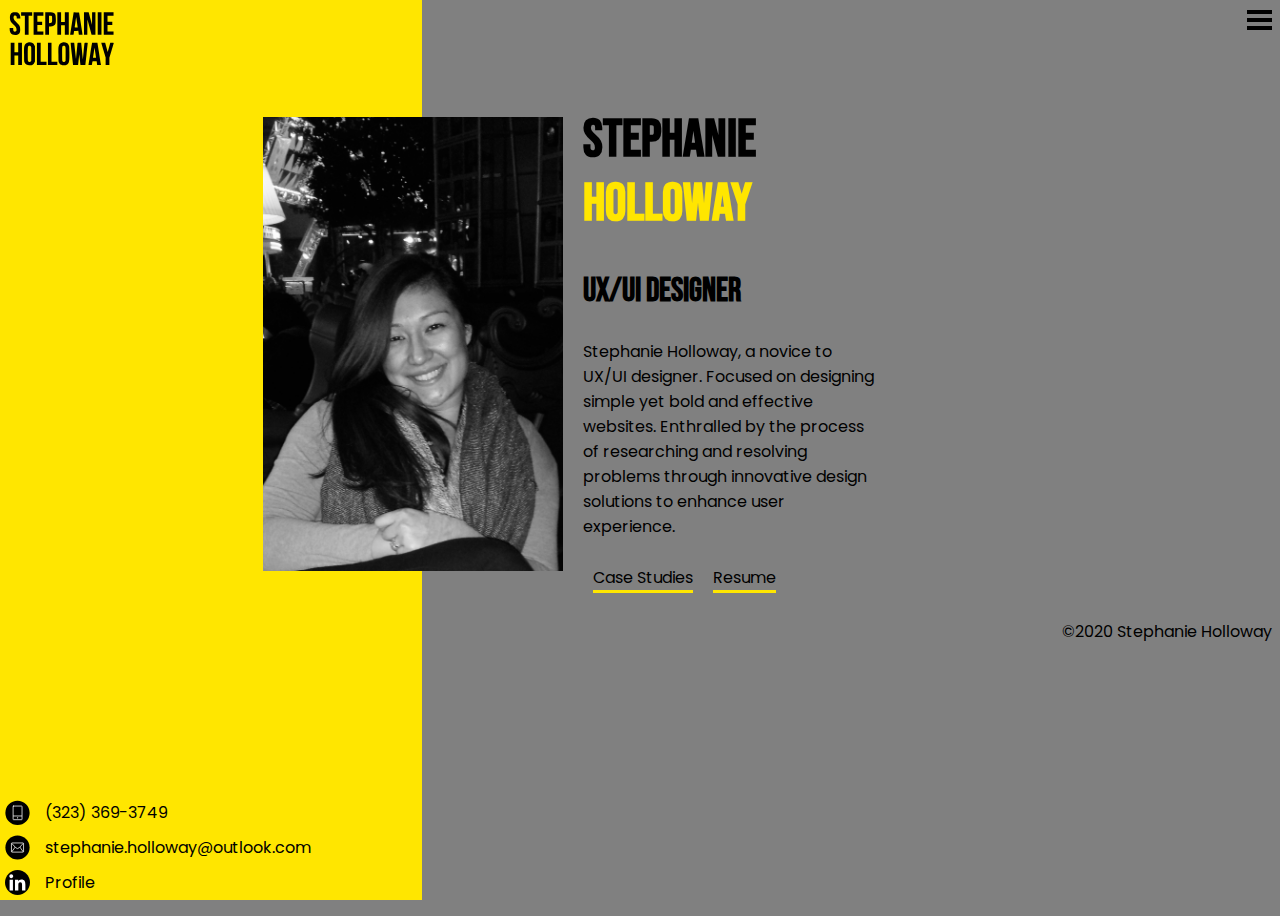
<file: index.html>
<!DOCTYPE html>
<html> 
    <head> 
        <title> Stephanie Holloway </title>
        <link rel="preconnect" href="https://fonts.gstatic.com">
        <link href="https://fonts.googleapis.com/css2?family=Bebas+Neue&family=Poppins&display=swap" rel="stylesheet">
        <link href="css/index.css" rel="stylesheet">
    </head>
    <body class='hero-bkg-animated'> 
        <header class="navigation"> 
            <div class="inline-block"> 
                <img class="logo" src="images/Stephanie Holloway.svg"/> 
            </div>
            <a id="menu" href="#menu">
                <img src="images/iconfinder_Hamburger_657904.svg">
              </a>
        </header>
        <section> 
            <div class="left-accent">
            </div>
            <div id="profile">
                <div class="picture">
                    <!-- profile picture-->  
                    <img src="images/17983893670_9303bed94d_o.jpg">
                </div>
                <div id="content">
                    <!-- Content-->
                    <h1> Stephanie <br/> <span class="yellow"> Holloway </span></h1>
                    <h2> UX/UI Designer</h2>
                    <p> Stephanie Holloway, a novice to UX/UI designer. 
                        Focused on designing simple yet bold and effective websites. 
                        Enthralled by the process of researching and resolving problems 
                        through innovative design solutions to enhance user experience. </p>
                    <p id="webpages">
                        <a href="myWork.html">Case Studies</a>
                        <a href="mySkills.html">Resume</a>
                    </p>
               </div> 
            </div>
            <div class="contact">
                <!-- Contact info-->     
                <div class="info">
                    <img src="images/Round iPhone Logo.svg">
                    <p>(323) 369-3749</p>
                </div>
                <div class="info">
                    <img src="images/Round Email Icon.svg">
                    <p><a href="mailto:stephanie.holloway@outlook.com">stephanie.holloway@outlook.com</a></p>
                </div>
                <div class="info">
                    <img src="images/iconfinder_2018_social_media_popular_app_logo_linkedin_3228550.svg">   
                    <p><a href="http://www.linkedin.com/in/stephanie-holloway-0a415525/">Profile</a></p>    
                </div>
           </div>
        </section>
        <footer>
            <div class="copy"> 
                &copy;2020 Stephanie Holloway
            </div> 
        </footer>
    </body>
    <script src="js/index.js"></script>
</html>
</file>
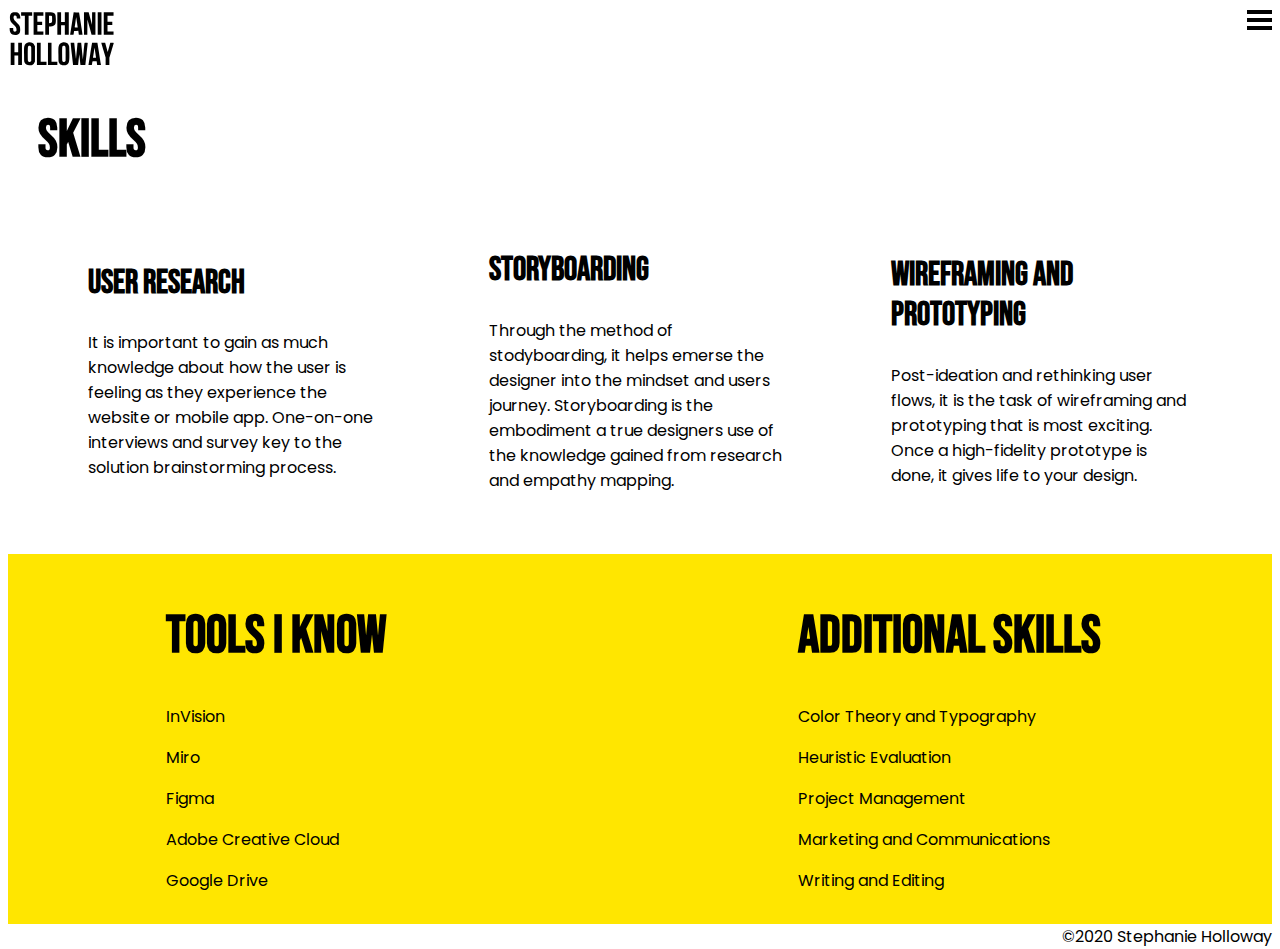
<file: mySkills.html>
<!DOCTYPE html>
<html> 
    <head> 
        <title> Stephanie Holloway </title>
        <link rel="preconnect" href="https://fonts.gstatic.com">
        <link href="https://fonts.googleapis.com/css2?family=Bebas+Neue&family=Poppins&display=swap" rel="stylesheet">
        <link href="css/index.css" rel="stylesheet">

    </head>
    <body> 
        <header class="navigation"> 
            <div class="inline-block"> 
                <a href="index.html">
                    <img class="logo" src="images/Stephanie Holloway.svg"/> 
                </a>
            </div>
            <a id="menu" href="#menu">
                <img src="images/iconfinder_Hamburger_657904.svg">
              </a>
        </header>
        <!--  My UX Skills section coded using CSS flex -->
        <section class="skills">
            <h1>Skills</h1>
            <div class="flex-container">
                <div>
                    <h2>User Research</h2>
                    <p>It is important to gain as much knowledge about how the user is feeling as they experience the website or mobile app. One-on-one interviews and survey key to the solution brainstorming process.</p>
                </div>
                <div>
                    <h2>Storyboarding</h2>
                    <p>
                        Through the method of stodyboarding, it helps emerse the designer into the mindset and users journey. 
                        Storyboarding is the embodiment a true designers use of the knowledge gained from research and empathy mapping.
                    </p>
                </div>
                <div>
                    <h2>Wireframing and Prototyping</h2>
                    <p>
                        Post-ideation and rethinking user flows, it is the task of wireframing and prototyping that is most exciting. Once a high-fidelity prototype is done, it gives life to your design.
                    </p>
                </div>
            </div>
        </section>
        <section class="yellow-bg flex-container">
            <div>
                <h1>Tools I Know</h1>
                <p>InVision</p>
                <p>Miro</p>
                <p>Figma</p>
                <p>Adobe Creative Cloud</p>
                <p>Google Drive</p>
            </div>
            <div>
                <h1>Additional Skills</h1>
                <p>Color Theory and Typography</p>
                <p>Heuristic Evaluation</p>
                <p>Project Management</p>
                <p>Marketing and Communications</p>
                <p>Writing and Editing</p>
            </div>
        </section>
        <footer>
            <div class="copy"> 
                &copy;2020 Stephanie Holloway
            </div>
        </footer>
    </body>
</html>
</file>
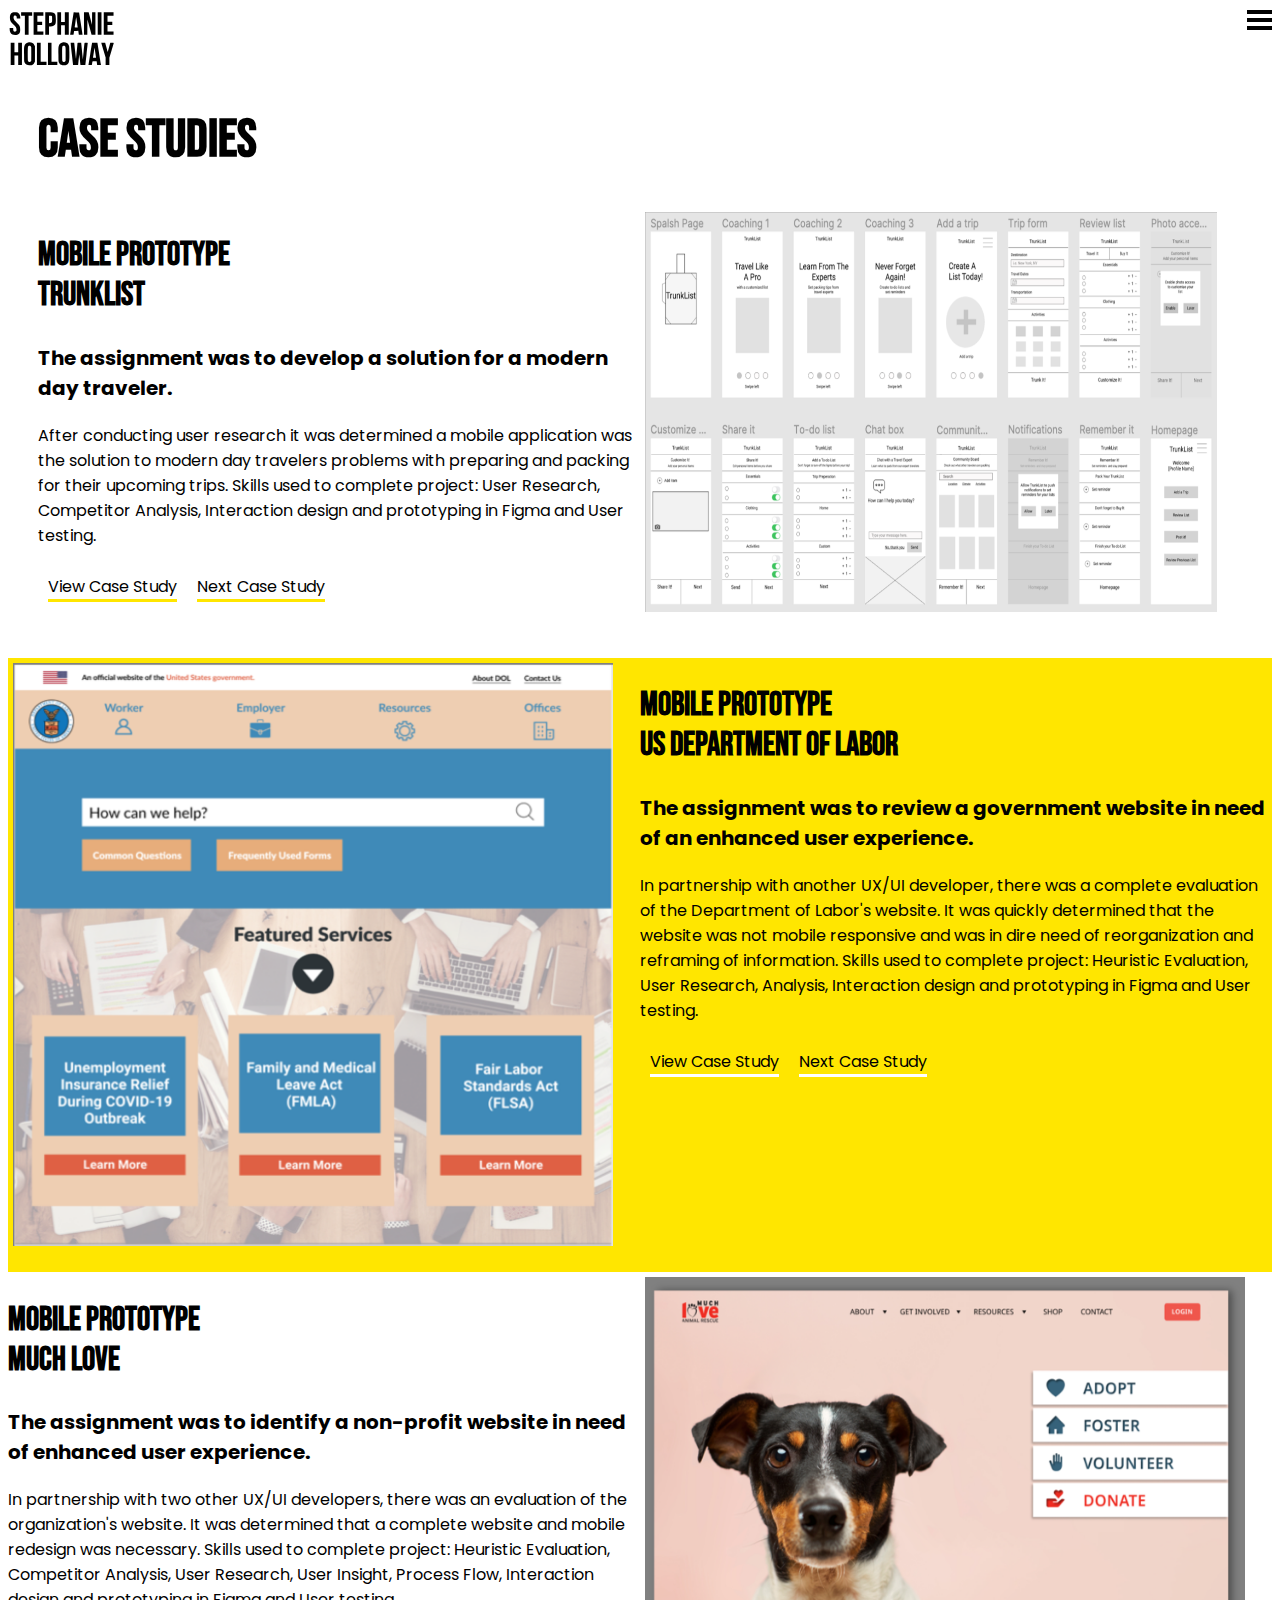
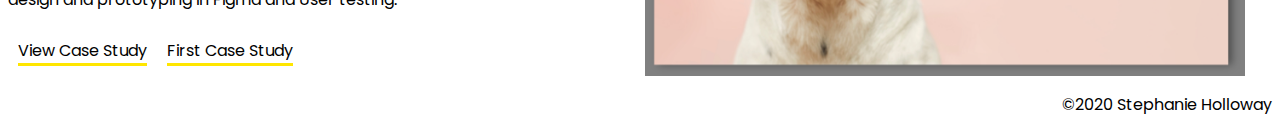
<file: myWork.html>
<!DOCTYPE html>
<html> 
    <head> 
        <title> Stephanie Holloway </title>
        <link rel="preconnect" href="https://fonts.gstatic.com">
        <link href="https://fonts.googleapis.com/css2?family=Bebas+Neue&family=Poppins&display=swap" rel="stylesheet">
        <link href="css/index.css" rel="stylesheet">
    </head>
    <body> 
        <header class="navigation"> 
            <div class="inline-block"> 
                <a href="index.html">
                    <img class="logo" src="images/Stephanie Holloway.svg"/> 
                </a>
            </div>
            <a id="menu" href="#menu">
                <img src="images/iconfinder_Hamburger_657904.svg">
              </a>
        </header>
        <!--  My UX Skills section coded using CSS grid -->
        <section class="case-studies">
            <h1>Case Studies</h1>
            <div class="grid-container" id="scroll1">
                <div class="left-side">
                    <h2>
                        Mobile Prototype<br/>
                        TrunkList<br/>
                    </h2>
                    <h3>
                        The assignment was to develop a solution for a modern day traveler.
                    </h3>
                    <p>
                        After conducting user research it was determined a mobile application was the solution to modern day travelers problems with preparing and packing for their upcoming trips.
    
                        Skills used to complete project: User Research, Competitor Analysis, Interaction design and prototyping in Figma and User testing.
                    </p>
                    <p id="webpages">
                        <a href="">View Case Study</a>
                        <a class="scroll" href="#scroll2">Next Case Study</a>
                    </p>
                </div>
                <div class="right-side">
                    <img class="image" src="images/TrunkList.png">
                </div>
            </div>
        </section>
        <section class="grid-container yellow-bg" id="scroll2">
            <div class="left-side">
                <img class="image" src="images/DOL Redesign.png">
            </div>
            <div class="right-side">
                <h2>
                    Mobile Prototype<br/>
                    US Department of Labor<br/>
                </h2>
                <h3>
                    The assignment was to review a government website in need of an enhanced user experience.
                </h3>
                <p>
                    In partnership with another UX/UI developer, there was a complete evaluation of the Department of Labor's website. It was quickly determined that the website was not mobile responsive and was in dire need of reorganization and reframing of information.

                    Skills used to complete project: Heuristic Evaluation, User Research, Analysis, Interaction design and prototyping in Figma and User testing.
                </p>
                <p id="webpages">
                    <a href="">View Case Study</a>
                    <a class="scroll" href="#scroll3">Next Case Study</a>
                </p>
            </div>
        </section>
        <section class="grid-container" id="scroll3">
            <div class="left-side">
                <h2>
                    Mobile Prototype<br/>
                    Much Love<br/>
                </h2>
                <h3>
                    The assignment was to identify a non-profit website in need of enhanced user experience.
                </h3>
                <p>
                    In partnership with two other UX/UI developers, there was an evaluation of the organization's website. It was determined that a complete website and mobile redesign was necessary.

                    Skills used to complete project: Heuristic Evaluation, Competitor Analysis, User Research, User Insight, Process Flow, Interaction design and prototyping in Figma and User testing.
                </p>
                <p id="webpages">
                    <a href="https://intlydefined.github.io/UX_UI_HW_20/index.html">View Case Study</a>
                    <a class="scroll" href="#scroll1">First Case Study</a>
                </p>
            </div>
            <div class="right-side">
                <img class="image" src="images/Much Love .png">
            </div>
        </section>
        <footer>
            <div class="copy"> 
                &copy;2020 Stephanie Holloway
            </div>
        </footer>
    </body>
    <script src="https://ajax.googleapis.com/ajax/libs/jquery/3.3.1/jquery.min.js"></script>
    <script src="js/index.js"></script>
</html>
</file>
<file: css/index.css>
html {
    scroll-behavior: smooth;
}

body {
    height: 100%;
    min-height: 100vh;
    cursor: url('../images/sh-portfolio.cur'), auto;
}

h1{ 
    font-family: 'Bebas Neue', cursive;
    font-size: 40pt; 
}

h2 {
   font-family: 'Bebas Neue', cursive;
   font-size: 25pt;
}

h3 {
   font-family:'Poppins', sans-serif;
   font-size: 15pt;
}

p { 
    font-family:'Poppins', sans-serif;
    font-size: 12pt;
}

a {
    color: black;
    text-decoration: none;
}

a:hover {
    color: black;
    text-decoration: underline;
}

.navigation {
    width:100%;
}

.logo {
    height: 60px;
 }

 .inline-block {
     display: inline-block;
 }

 #menu { 
     float:right;
 }

 .yellow {
     color: #FFE600;
 }

 .left-accent {
     background-color: #FFE600;
     position: absolute;
     width: 33%; 
     left: 0;
     top: 0;
     height: 100%;
     z-index: -10;
 }

 .skills {
    margin: 30px;
 }

 .case-studies {
     margin: 30px;
 }

 .flex-container {
     display: flex;
     flex-direction: row wrap;
     justify-content: space-around;
     align-items: center;
 }

 .flex-container > div {
     width: 25%;
     padding: 15px;
 }

 .grid-container {
     display: grid;
     grid-template-columns: 50% 50%;
     grid-template-rows: 1fr;
     grid-template-areas: "left-side right-side";
 }

 .left-side {
     grid-area: "left-side";
 }

 .right-side {
     grid-area: "right-side";
 }

 .left-side > .image, .right-side > .image {
     background-color: gray;
     margin: 5px;
     height: 95%;
     width: 95%;
 }

 .yellow-bg {
    background-color: #FFE600;
 }

 .contact {
     position: absolute; 
     bottom: 0; 
     left: 0;
     width: 350px;
 }

 .contact > .info {
     padding: 5px;
 }

 .contact > .info > img {
    float: left;
    height: 25px;
    width: 25px;
    padding-right: 15px;
 }

 .contact > .info > p{
     margin: 0;
 }

 .picture>img{ 
    width: 300px;
    padding: 20px;     
 }

 #profile { 
     margin-left: 235px;
     width: 50%;
     display: flex; 
     align-items:  center;
 }

 .content{ 
     width: 100px;
 }

 #webpages {
     display: flex;
     align-items: space-around;
 }

 #webpages > a {
     margin: 10px;
     text-decoration: none;
     border-bottom: 3px solid #FFE600;
 }

 .yellow-bg #webpages > a {
     border-bottom: 3px solid white;
 }

 #webpages > a:hover {
     border-bottom: 3px solid black;
 }

 .copy {
     float: right;
     font-family:'Poppins', sans-serif;
     font-size: 12pt;
 }

 .hero-bkg-animated {
    background: gray url(https://subtlepatterns.com/patterns/geometry2.png) repeat 0 0;
    -webkit-animation: slide 20s linear infinite;
  }
  
  @-webkit-keyframes slide {
      from { background-position: 0 0; }
      to { background-position: -400px 0; }
  }

 @media only screen and (max-width: 600px) {
     .flex-container {
        display: flex;
        flex-direction: column wrap;
        align-items: stretch;
    }
   
    .flex-container > div {
        width: 100%;
        padding: 15px;
    }
   
    .grid-container {
        display: grid;
        grid-template-columns: 1fr;
        grid-template-rows: 1fr 1fr;
        grid-template-areas: 
         "left-side"
         "right-side";
    }
 }
</file>
